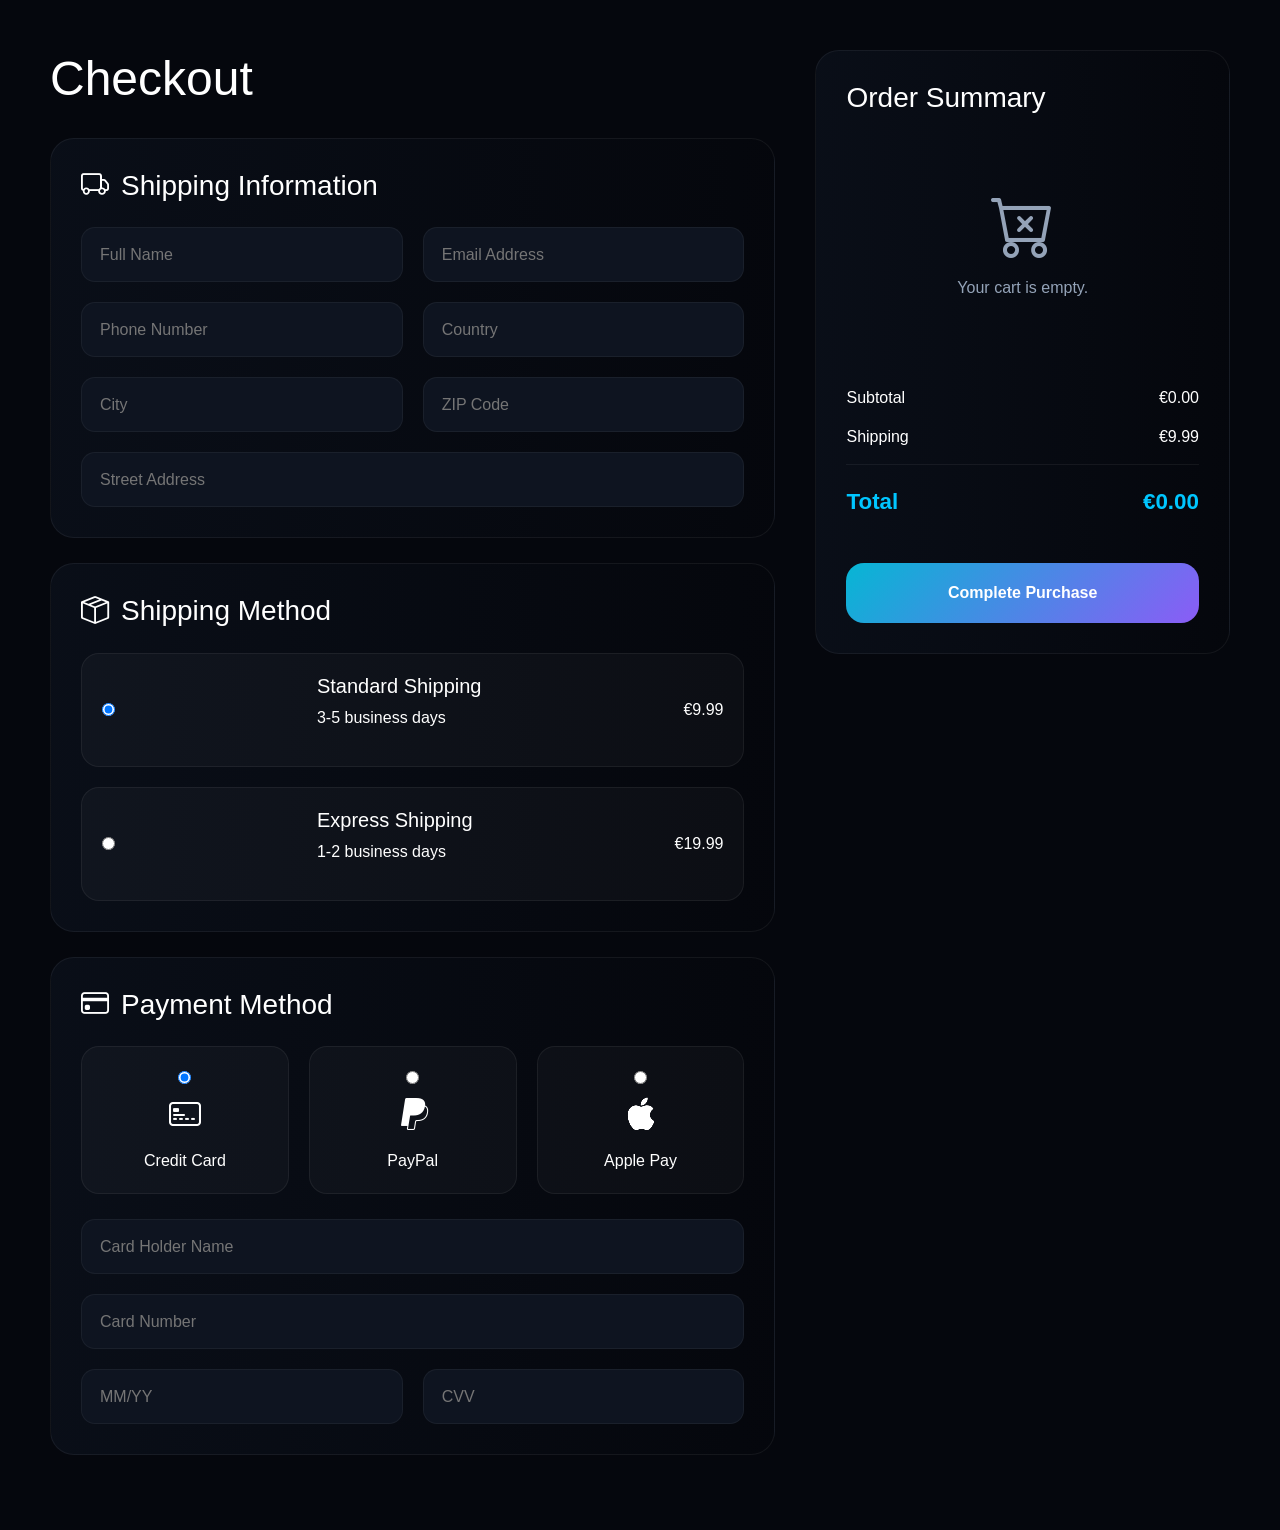
<file: Service-Website-main/checkout.html>
<!DOCTYPE html>
<html lang="hu">

<head>

    <meta charset="UTF-8">

    <meta name="viewport"
          content="width=device-width, initial-scale=1.0">

    <title>Checkout | TechForge</title>

    <!-- Bootstrap -->
    <link
    href="https://cdn.jsdelivr.net/npm/bootstrap@5.3.3/dist/css/bootstrap.min.css"
    rel="stylesheet">

    <!-- Icons -->
    <link
    rel="stylesheet"
    href="https://cdn.jsdelivr.net/npm/bootstrap-icons@1.11.3/font/bootstrap-icons.min.css">

    <!-- CSS -->
    <link rel="stylesheet" href="style.css">

</head>

<body>

<div class="checkout-page">

    <!-- LEFT SIDE -->

    <div class="checkout-left">

        <h1>Checkout</h1>

        <!-- SHIPPING -->

        <div class="checkout-box">

            <h3>
                <i class="bi bi-truck"></i>
                Shipping Information
            </h3>

            <div class="form-grid">

                <input type="text"
                       placeholder="Full Name">

                <input type="email"
                       placeholder="Email Address">

                <input type="text"
                       placeholder="Phone Number">

                <input type="text"
                       placeholder="Country">

                <input type="text"
                       placeholder="City">

                <input type="text"
                       placeholder="ZIP Code">

                <input type="text"
                       class="full-width"
                       placeholder="Street Address">

            </div>

        </div>

        <!-- SHIPPING METHOD -->

        <div class="checkout-box">

            <h3>
                <i class="bi bi-box-seam"></i>
                Shipping Method
            </h3>

            <div class="shipping-options">

                <label class="shipping-option">

                    <input type="radio"
                           name="shipping"
                           checked>

                    <div>

                        <h5>Standard Shipping</h5>

                        <p>3-5 business days</p>

                    </div>

                    <span>€9.99</span>

                </label>

                <label class="shipping-option">

                    <input type="radio"
                           name="shipping">

                    <div>

                        <h5>Express Shipping</h5>

                        <p>1-2 business days</p>

                    </div>

                    <span>€19.99</span>

                </label>

            </div>

        </div>

        <!-- PAYMENT -->

        <div class="checkout-box">

            <h3>
                <i class="bi bi-credit-card"></i>
                Payment Method
            </h3>

            <div class="payment-options">

                <label class="payment-card">

                    <input type="radio"
                           name="payment"
                           checked>

                    <i class="bi bi-credit-card-2-front"></i>

                    <span>Credit Card</span>

                </label>

                <label class="payment-card">

                    <input type="radio"
                           name="payment">

                    <i class="bi bi-paypal"></i>

                    <span>PayPal</span>

                </label>

                <label class="payment-card">

                    <input type="radio"
                           name="payment">

                    <i class="bi bi-apple"></i>

                    <span>Apple Pay</span>

                </label>

            </div>

            <!-- CARD -->

            <div class="card-form">

                <input type="text"
                       placeholder="Card Holder Name">

                <input type="text"
                       placeholder="Card Number">

                <div class="form-grid">

                    <input type="text"
                           placeholder="MM/YY">

                    <input type="text"
                           placeholder="CVV">

                </div>

            </div>

        </div>

    </div>

    <!-- RIGHT SIDE -->

    <div class="checkout-right">

        <div class="order-summary">

            <h3>Order Summary</h3>

            <div id="checkoutItems">

            </div>

            <div class="summary-total">

                <div>
                    <span>Subtotal</span>
                    <span id="subtotalPrice">€0.00</span>
                </div>

                <div>
                    <span>Shipping</span>
                    <span>€9.99</span>
                </div>

                <div class="grand-total">
                    <span>Total</span>
                    <span id="totalPrice">€0.00</span>
                </div>

            </div>

            <button id="placeOrderBtn"
                    class="place-order-btn">

                Complete Purchase

            </button>

        </div>

    </div>

</div>

<script src="checkout.js"></script>

</body>
</html>
</file>
<file: Service-Website-main/style.css>
* {
    margin: 0;
    padding: 0;
    box-sizing: border-box;
}

body {

    background:
        #05070d;

    color: white;

    font-family:
        'Inter',
        sans-serif;

    overflow-x: hidden;
}

/* TOPBAR */

.topbar {

    border-bottom:
        1px solid rgba(255, 255, 255, .06);

    padding: 10px 40px;

    font-size: 14px;

    color: #aaa;
}

.topbar-content {

    display: flex;
    justify-content: space-between;
    align-items: center;
}

.top-left,
.top-right {

    display: flex;
    gap: 25px;
}

.top-right a {

    color: #aaa;
    text-decoration: none;
}

/* NAVBAR */

.main-navbar {

    padding: 22px 40px;

    border-bottom:
        1px solid rgba(255, 255, 255, .05);

    backdrop-filter: blur(12px);

    position: sticky;

    top: 0;

    z-index: 999;
}

.nav-content {

    display: flex;
    align-items: center;
    justify-content: space-between;
    gap: 30px;
}

.logo-area {

    display: flex;
    align-items: center;
    gap: 12px;
}

.logo-box {

    width: 48px;
    height: 48px;

    border-radius: 12px;

    background:
        linear-gradient(135deg,
            #00c6ff,
            #8b5cf6);

    display: flex;
    align-items: center;
    justify-content: center;

    font-weight: 800;
}

.desktop-menu {

    display: flex;
    gap: 30px;
}

.desktop-menu a {

    text-decoration: none;
    color: white;
    font-weight: 500;
}

/* SEARCH */

.search-box {

    flex: 1;
    max-width: 450px;

    position: relative;
}

.search-box input {

    width: 100%;

    height: 55px;

    border: none;

    background: #0e1420;

    border-radius: 18px;

    padding-left: 22px;

    color: white;
}

.search-box button {

    position: absolute;

    right: 15px;
    top: 50%;

    transform: translateY(-50%);

    background: none;
    border: none;

    color: white;
}

/* NAV ACTIONS */

.nav-actions {

    display: flex;
    align-items: center;
    gap: 20px;
}

.nav-actions a {

    color: white;
    text-decoration: none;
}

.cart-btn {

    width: 50px;
    height: 50px;

    border: none;

    border-radius: 14px;

    background: #0ea5e9;

    color: white;

    position: relative;
}

#cart-count {

    position: absolute;

    top: -8px;
    right: -8px;

    width: 22px;
    height: 22px;

    border-radius: 50%;

    background: #8b5cf6;

    display: flex;
    align-items: center;
    justify-content: center;

    font-size: 12px;
}

/* HERO */

.hero-section {

    padding: 40px;

    height: 420px;

    background:
        linear-gradient(to right,
            rgba(5, 7, 13, .92),
            rgba(5, 7, 13, .2)),
        url('assets/images/banner.jpg') center/cover;

    border-radius: 28px;
    z-index: 20;
    margin: 30px 40px;
}

.hero-content {

    height: 100%;

    display: flex;
    align-items: center;
}

.hero-text {

    max-width: 550px;
}

.hero-text span {

    color: #00c6ff;

    letter-spacing: 2px;

    font-size: 14px;
}

.hero-text h1 {

    font-size: 4rem;

    margin: 20px 0;
}

.hero-text p {

    color: #cbd5e1;

    font-size: 1.1rem;

    line-height: 1.8;
}

.hero-btn {

    margin-top: 30px;

    border: none;

    background: #06b6d4;

    color: white;

    padding: 18px 34px;

    border-radius: 16px;

    font-weight: 700;
}

/* MARKET */

.market-section {

    padding: 20px 40px 60px;
}

.section-header {

    display: flex;
    justify-content: space-between;
    align-items: center;

    margin-bottom: 25px;
}

.section-header p {

    color: #94a3b8;
}

.clear-cart-btn {

    background: none;

    border: 1px solid red;

    color: red;

    padding: 14px 24px;

    border-radius: 12px;
}

/* PRODUCTS */

#market-grid {

    display: flex;
    flex-direction: column;
    gap: 20px;
}

.component-card {

    background:
        linear-gradient(to right,
            rgba(10, 15, 25, .95),
            rgba(5, 7, 13, .95));

    border:
        1px solid rgba(255, 255, 255, .06);

    border-radius: 22px;

    padding: 20px;

    display: flex;
    align-items: center;
    justify-content: space-between;

    gap: 25px;
}

.product-image {

    width: 320px;
    height: 170px;

    border-radius: 16px;

    overflow: hidden;

    flex-shrink: 0;
}

.product-image img {

    width: 100%;
    height: 100%;

    object-fit: cover;
}

.product-content {

    flex: 1;
}

.product-category {

    display: inline-block;

    padding: 6px 12px;

    border-radius: 8px;

    background:
        rgba(14, 165, 233, .15);

    color: #38bdf8;

    font-size: 13px;

    margin-bottom: 14px;
}

.product-title {

    font-size: 2rem;

    margin-bottom: 12px;
}

.product-desc {

    color: #94a3b8;

    margin-bottom: 16px;
}

.price {

    font-size: 2rem;

    font-weight: 800;

    color: #00c6ff;
}

.stock {

    color: #22c55e;

    margin-left: 15px;
}

.add-cart-btn {

    border: none;

    background: #06b6d4;

    color: white;

    padding: 18px 28px;

    border-radius: 14px;

    font-weight: 700;
}

/* FOOTER */

.main-footer {

    border-top:
        1px solid rgba(255, 255, 255, .06);

    padding: 60px 40px 30px;

    margin-top: 50px;
}

.footer-grid {

    display: grid;

    grid-template-columns:
        2fr 1fr 1fr 1fr 1.5fr;

    gap: 40px;
}

.footer-grid h4 {

    margin-bottom: 20px;
}

.footer-grid a {

    display: block;

    color: #94a3b8;

    text-decoration: none;

    margin-bottom: 12px;
}

.footer-grid p {

    color: #94a3b8;

    line-height: 1.8;
}

.socials {

    display: flex;
    gap: 15px;

    margin-top: 25px;

    font-size: 1.4rem;
}

.newsletter-box {

    display: flex;

    margin-top: 20px;
}

.newsletter-box input {

    flex: 1;

    height: 55px;

    background: #0e1420;

    border: none;

    padding-left: 20px;

    color: white;

    border-radius: 14px 0 0 14px;
}

.newsletter-box button {

    width: 70px;

    border: none;

    background: #06b6d4;

    color: white;

    border-radius: 0 14px 14px 0;
}

.footer-bottom {

    margin-top: 50px;

    border-top:
        1px solid rgba(255, 255, 255, .06);

    padding-top: 25px;

    display: flex;
    justify-content: space-between;
    align-items: center;
}

.payments {

    display: flex;
    gap: 15px;
}

/* RESPONSIVE */

@media(max-width:1200px) {

    .desktop-menu {
        display: none;
    }

    .footer-grid {

        grid-template-columns:
            repeat(2, 1fr);
    }
}

@media(max-width:768px) {

    .topbar {
        display: none;
    }

    .nav-content {

        flex-direction: column;
    }

    .hero-text h1 {

        font-size: 2.5rem;
    }

    .component-card {

        flex-direction: column;
        align-items: flex-start;
    }

    .product-image {

        width: 100%;
    }

    .footer-grid {

        grid-template-columns: 1fr;
    }

    .footer-bottom {

        flex-direction: column;
        gap: 20px;
    }
}

/* ========================= */
/* MODERN FOOTER */
/* ========================= */

.modern-footer {

    margin-top: 80px;

    background:
        linear-gradient(to bottom,
            #14001f,
            #090012);

    border-top:
        1px solid rgba(255, 0, 140, .25);

    position: relative;

    overflow: hidden;
}

/* TOP GLOW LINE */

.footer-top-line {

    width: 100%;
    height: 2px;

    background:
        linear-gradient(90deg,
            transparent,
            #ff00aa,
            #00d9ff,
            transparent);

    box-shadow:
        0 0 20px #ff00aa;
}

/* MAIN CONTENT */

.footer-content {

    padding: 50px 60px;

    display: flex;
    justify-content: space-between;
    align-items: center;

    gap: 50px;

    flex-wrap: wrap;
}

/* BRAND */

.footer-brand {

    max-width: 420px;
}

.footer-brand h2 {

    font-size: 2rem;

    font-weight: 800;

    margin-bottom: 15px;

    color: white;
}

.footer-brand span {

    color: #ff4db8;
}

.footer-brand p {

    color: #b6b6c9;

    line-height: 1.8;
}

/* CONTACT */

.footer-contact {

    display: flex;
    flex-direction: column;

    gap: 18px;
}

.footer-contact-item {

    display: flex;
    align-items: center;

    gap: 14px;

    color: #ddd;
}

.footer-contact-item i {

    color: #ff4db8;

    font-size: 1.1rem;
}

/* SOCIALS */

.footer-socials {

    display: flex;
    align-items: center;

    gap: 22px;
}

.footer-socials i {

    width: 48px;
    height: 48px;

    display: flex;
    align-items: center;
    justify-content: center;

    border-radius: 50%;

    background:
        rgba(255, 255, 255, .05);

    color: white;

    font-size: 1.2rem;

    cursor: pointer;

    transition: .3s;
}

.footer-socials i:hover {

    background: #ff00aa;

    transform:
        translateY(-4px);

    box-shadow:
        0 0 20px rgba(255, 0, 170, .5);
}

/* BOTTOM */

.footer-bottom {

    border-top:
        1px solid rgba(255, 255, 255, .06);

    padding: 25px;

    text-align: center;

    color: #aaa;

    font-size: .95rem;
}

/* RESPONSIVE */

@media(max-width:900px) {

    .footer-content {

        flex-direction: column;
        align-items: flex-start;
    }

    .footer-socials {

        margin-top: 10px;
    }
}
/* ========================= */
/* CART SIDEBAR */
/* ========================= */

.cart-overlay {

    position: fixed;

    top: 0;
    left: 0;

    width: 100%;
    height: 100%;

    background: rgba(0,0,0,.6);

    opacity: 0;
    visibility: hidden;

    transition: .3s;

    z-index: 9998;
}

.cart-overlay.active {

    opacity: 1;
    visibility: visible;
}

.cart-sidebar {

    position: fixed;

    top: 0;
    right: -420px;

    width: 420px;
    height: 100vh;

    background: #0b1220;

    border-left:
        1px solid rgba(255,255,255,.08);

    z-index: 9999;

    transition: .35s ease;

    display: flex;
    flex-direction: column;
}

.cart-sidebar.active {

    right: 0;
}

.cart-header {

    display: flex;
    justify-content: space-between;
    align-items: center;

    padding: 24px;

    border-bottom:
        1px solid rgba(255,255,255,.06);
}

.cart-header h3 {

    margin: 0;

    font-size: 1.4rem;
}

.cart-header button {

    background: none;
    border: none;

    color: white;

    font-size: 1.2rem;
}

.cart-items {

    flex: 1;

    overflow-y: auto;

    padding: 20px;
}

.cart-item {

    display: flex;

    gap: 15px;

    background:
        rgba(255,255,255,.03);

    border:
        1px solid rgba(255,255,255,.05);

    border-radius: 16px;

    padding: 14px;

    margin-bottom: 15px;

    align-items: center;
}

.cart-item img {

    width: 80px;
    height: 80px;

    object-fit: cover;

    border-radius: 12px;
}

.cart-item-info {

    flex: 1;
}

.cart-item-info h6 {

    margin-bottom: 8px;

    font-size: 1rem;
}

.cart-item-info p {

    color: #94a3b8;

    margin: 0;
}

.remove-btn {

    border: none;

    width: 40px;
    height: 40px;

    border-radius: 10px;

    background: rgba(255,0,0,.15);

    color: #ff4d4d;
}

.cart-total {

    margin-top: 20px;

    padding-top: 20px;

    border-top:
        1px solid rgba(255,255,255,.06);
}

.cart-total h5 {

    color: #94a3b8;
}

.cart-total h4 {

    font-size: 2rem;

    margin: 10px 0 20px;

    color: #00c6ff;
}

.checkout-btn {

    width: 100%;

    height: 55px;

    border: none;

    border-radius: 14px;

    background:
        linear-gradient(135deg,
            #06b6d4,
            #8b5cf6);

    color: white;

    font-weight: 700;

    font-size: 1rem;
}

/* MOBILE */

@media(max-width:500px){

    .cart-sidebar{

        width:100%;
    }
}
/* ========================= */
/* CHECKOUT PAGE */
/* ========================= */

.checkout-page {

    display: grid;

    grid-template-columns:
        1.4fr .8fr;

    gap: 40px;

    padding: 50px;

    min-height: 100vh;
}

.checkout-left h1 {

    margin-bottom: 30px;

    font-size: 3rem;
}

.checkout-box {

    background:
        linear-gradient(to right,
            rgba(10,15,25,.95),
            rgba(5,7,13,.95));

    border:
        1px solid rgba(255,255,255,.06);

    border-radius: 24px;

    padding: 30px;

    margin-bottom: 25px;
}

.checkout-box h3 {

    margin-bottom: 25px;

    display: flex;
    align-items: center;
    gap: 12px;
}

.form-grid {

    display: grid;

    grid-template-columns:
        repeat(2,1fr);

    gap: 20px;
}

.form-grid input,
.card-form input {

    width: 100%;

    height: 55px;

    background: #0e1420;

    border:
        1px solid rgba(255,255,255,.05);

    border-radius: 14px;

    padding: 0 18px;

    color: white;
}

.full-width {

    grid-column: span 2;
}

.shipping-options {

    display: flex;
    flex-direction: column;

    gap: 20px;
}

.shipping-option {

    background:
        rgba(255,255,255,.03);

    border:
        1px solid rgba(255,255,255,.06);

    border-radius: 18px;

    padding: 20px;

    display: flex;
    align-items: center;
    justify-content: space-between;

    cursor: pointer;
}

.payment-options {

    display: flex;

    gap: 20px;

    margin-bottom: 25px;
}

.payment-card {

    flex: 1;

    background:
        rgba(255,255,255,.03);

    border:
        1px solid rgba(255,255,255,.06);

    border-radius: 18px;

    padding: 20px;

    text-align: center;

    cursor: pointer;
}

.payment-card i {

    font-size: 2rem;

    margin-bottom: 10px;

    display: block;
}

.card-form {

    display: flex;
    flex-direction: column;

    gap: 20px;
}

.order-summary {

    position: sticky;

    top: 30px;

    background:
        linear-gradient(to right,
            rgba(10,15,25,.95),
            rgba(5,7,13,.95));

    border:
        1px solid rgba(255,255,255,.06);

    border-radius: 24px;

    padding: 30px;
}

.order-summary h3 {

    margin-bottom: 25px;
}

.checkout-item {

    display: flex;
    align-items: center;

    gap: 15px;

    margin-bottom: 20px;

    padding-bottom: 20px;

    border-bottom:
        1px solid rgba(255,255,255,.05);
}

.checkout-item img {

    width: 80px;
    height: 80px;

    border-radius: 14px;

    object-fit: cover;
}

.checkout-item-info {

    flex: 1;
}

.checkout-item-info p {

    color: #94a3b8;
}

.summary-total {

    margin-top: 30px;
}

.summary-total div {

    display: flex;
    justify-content: space-between;

    margin-bottom: 15px;
}

.grand-total {

    font-size: 1.4rem;

    font-weight: 700;

    color: #00c6ff;

    border-top:
        1px solid rgba(255,255,255,.06);

    padding-top: 20px;
}

.place-order-btn {

    width: 100%;

    height: 60px;

    border: none;

    border-radius: 18px;

    margin-top: 30px;

    background:
        linear-gradient(135deg,
            #06b6d4,
            #8b5cf6);

    color: white;

    font-size: 1rem;

    font-weight: 700;
}

.empty-cart-checkout {

    text-align: center;

    padding: 40px;

    color: #94a3b8;
}

.empty-cart-checkout i {

    font-size: 4rem;

    margin-bottom: 15px;
}

@media(max-width:1000px){

    .checkout-page{

        grid-template-columns:1fr;
    }
}

@media(max-width:700px){

    .form-grid{

        grid-template-columns:1fr;
    }

    .full-width{

        grid-column:span 1;
    }

    .payment-options{

        flex-direction:column;
    }

    .checkout-page{

        padding:20px;
    }
}
</file>
